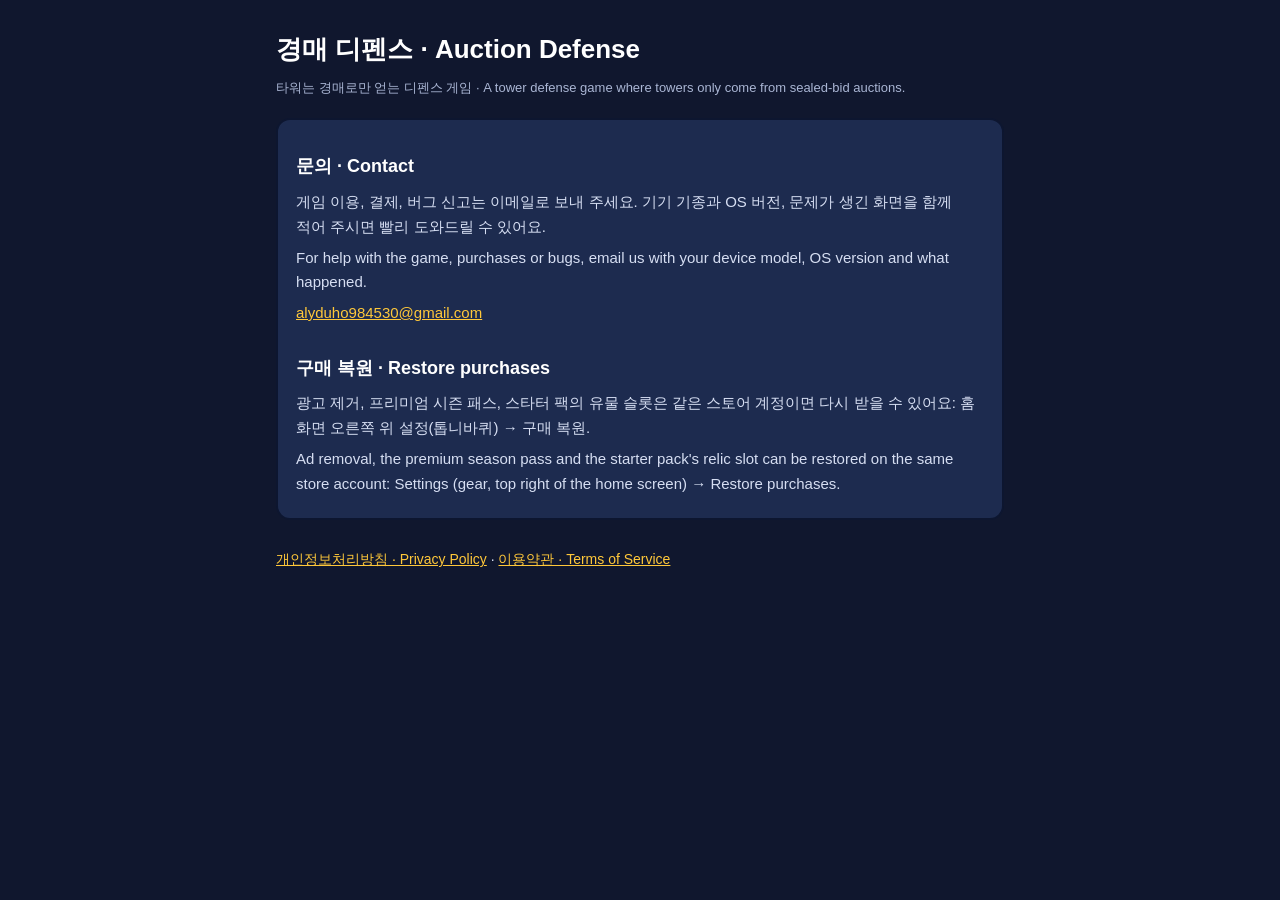
<file: index.html>
<!doctype html>
<html lang="ko"><head><meta charset="utf-8"><meta name="viewport" content="width=device-width,initial-scale=1">
<title>경매 디펜스 · Auction Defense — 지원</title><link rel="stylesheet" href="style.css"></head>
<body><main>
<h1>경매 디펜스 · Auction Defense</h1>
<p class="meta">타워는 경매로만 얻는 디펜스 게임 · A tower defense game where towers only come from sealed-bid auctions.</p>
<section>
<h2>문의 · Contact</h2>
<p>게임 이용, 결제, 버그 신고는 이메일로 보내 주세요. 기기 기종과 OS 버전, 문제가 생긴 화면을 함께 적어 주시면 빨리 도와드릴 수 있어요.</p>
<p>For help with the game, purchases or bugs, email us with your device model, OS version and what happened.</p>
<p><a href="mailto:alyduho984530@gmail.com">alyduho984530@gmail.com</a></p>
<h2>구매 복원 · Restore purchases</h2>
<p>광고 제거, 프리미엄 시즌 패스, 스타터 팩의 유물 슬롯은 같은 스토어 계정이면 다시 받을 수 있어요: 홈 화면 오른쪽 위 설정(톱니바퀴) → 구매 복원.</p>
<p>Ad removal, the premium season pass and the starter pack's relic slot can be restored on the same store account: Settings (gear, top right of the home screen) → Restore purchases.</p>
</section>
<nav><a href="privacy.html">개인정보처리방침 · Privacy Policy</a> · <a href="terms.html">이용약관 · Terms of Service</a></nav>
</main></body></html>
</file>
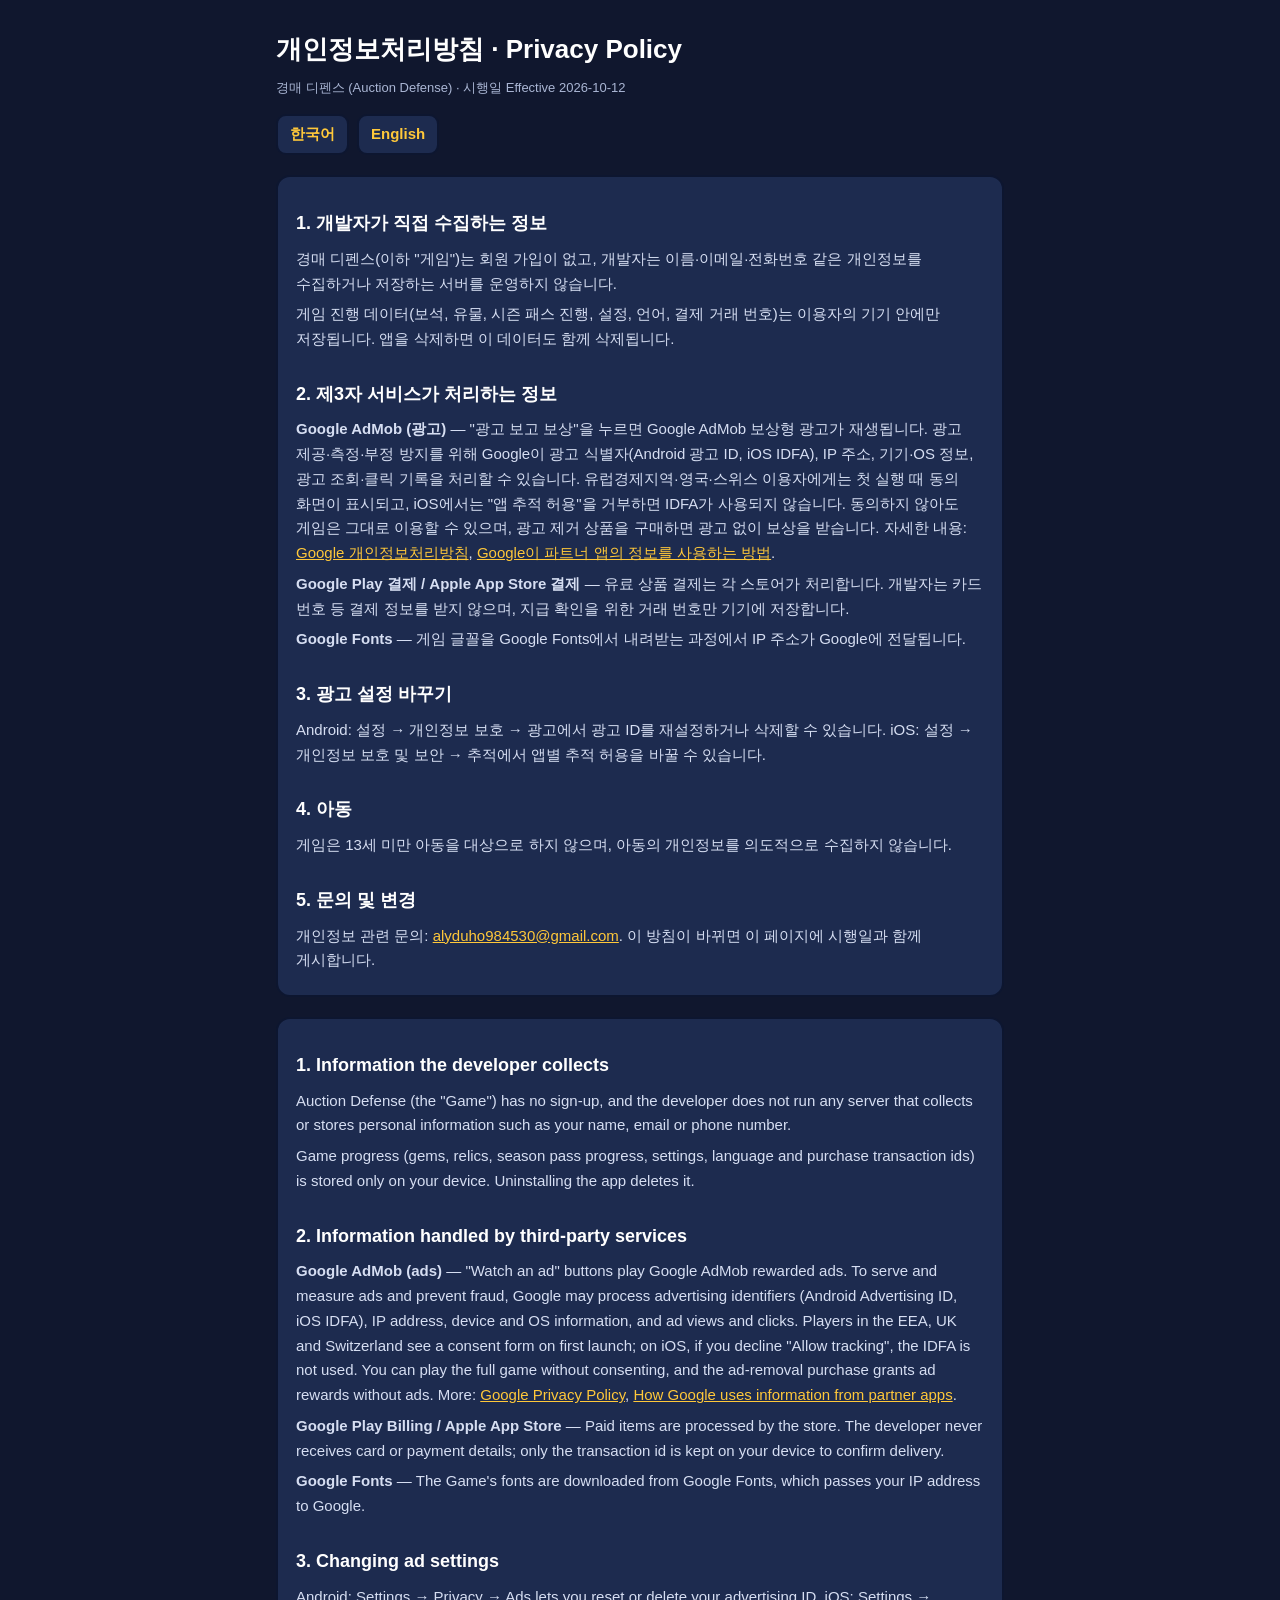
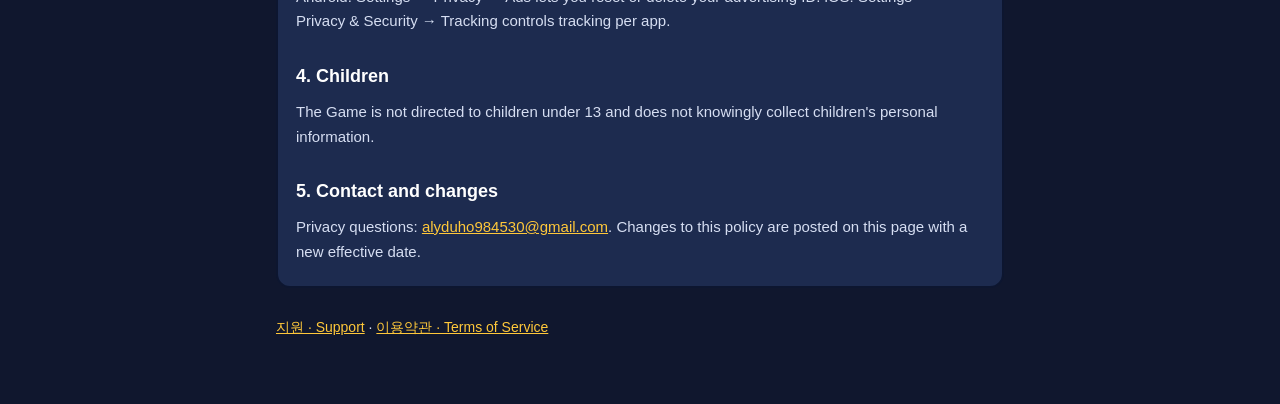
<file: privacy.html>
<!doctype html>
<html lang="ko"><head><meta charset="utf-8"><meta name="viewport" content="width=device-width,initial-scale=1">
<title>개인정보처리방침 · Privacy Policy — 경매 디펜스</title><link rel="stylesheet" href="style.css"></head>
<body><main>
<h1>개인정보처리방침 · Privacy Policy</h1>
<p class="meta">경매 디펜스 (Auction Defense) · 시행일 Effective 2026-10-12</p>
<div class="lang"><a href="#ko">한국어</a><a href="#en">English</a></div>

<section id="ko">
<h2>1. 개발자가 직접 수집하는 정보</h2>
<p>경매 디펜스(이하 "게임")는 회원 가입이 없고, 개발자는 이름·이메일·전화번호 같은 개인정보를 수집하거나 저장하는 서버를 운영하지 않습니다.</p>
<p>게임 진행 데이터(보석, 유물, 시즌 패스 진행, 설정, 언어, 결제 거래 번호)는 이용자의 기기 안에만 저장됩니다. 앱을 삭제하면 이 데이터도 함께 삭제됩니다.</p>

<h2>2. 제3자 서비스가 처리하는 정보</h2>
<p><b>Google AdMob (광고)</b> — "광고 보고 보상"을 누르면 Google AdMob 보상형 광고가 재생됩니다. 광고 제공·측정·부정 방지를 위해 Google이 광고 식별자(Android 광고 ID, iOS IDFA), IP 주소, 기기·OS 정보, 광고 조회·클릭 기록을 처리할 수 있습니다. 유럽경제지역·영국·스위스 이용자에게는 첫 실행 때 동의 화면이 표시되고, iOS에서는 "앱 추적 허용"을 거부하면 IDFA가 사용되지 않습니다. 동의하지 않아도 게임은 그대로 이용할 수 있으며, 광고 제거 상품을 구매하면 광고 없이 보상을 받습니다. 자세한 내용: <a href="https://policies.google.com/privacy">Google 개인정보처리방침</a>, <a href="https://policies.google.com/technologies/partner-sites">Google이 파트너 앱의 정보를 사용하는 방법</a>.</p>
<p><b>Google Play 결제 / Apple App Store 결제</b> — 유료 상품 결제는 각 스토어가 처리합니다. 개발자는 카드 번호 등 결제 정보를 받지 않으며, 지급 확인을 위한 거래 번호만 기기에 저장합니다.</p>
<p><b>Google Fonts</b> — 게임 글꼴을 Google Fonts에서 내려받는 과정에서 IP 주소가 Google에 전달됩니다.</p>

<h2>3. 광고 설정 바꾸기</h2>
<p>Android: 설정 → 개인정보 보호 → 광고에서 광고 ID를 재설정하거나 삭제할 수 있습니다. iOS: 설정 → 개인정보 보호 및 보안 → 추적에서 앱별 추적 허용을 바꿀 수 있습니다.</p>

<h2>4. 아동</h2>
<p>게임은 13세 미만 아동을 대상으로 하지 않으며, 아동의 개인정보를 의도적으로 수집하지 않습니다.</p>

<h2>5. 문의 및 변경</h2>
<p>개인정보 관련 문의: <a href="mailto:alyduho984530@gmail.com">alyduho984530@gmail.com</a>. 이 방침이 바뀌면 이 페이지에 시행일과 함께 게시합니다.</p>
</section>

<section id="en">
<h2>1. Information the developer collects</h2>
<p>Auction Defense (the "Game") has no sign-up, and the developer does not run any server that collects or stores personal information such as your name, email or phone number.</p>
<p>Game progress (gems, relics, season pass progress, settings, language and purchase transaction ids) is stored only on your device. Uninstalling the app deletes it.</p>

<h2>2. Information handled by third-party services</h2>
<p><b>Google AdMob (ads)</b> — "Watch an ad" buttons play Google AdMob rewarded ads. To serve and measure ads and prevent fraud, Google may process advertising identifiers (Android Advertising ID, iOS IDFA), IP address, device and OS information, and ad views and clicks. Players in the EEA, UK and Switzerland see a consent form on first launch; on iOS, if you decline "Allow tracking", the IDFA is not used. You can play the full game without consenting, and the ad-removal purchase grants ad rewards without ads. More: <a href="https://policies.google.com/privacy">Google Privacy Policy</a>, <a href="https://policies.google.com/technologies/partner-sites">How Google uses information from partner apps</a>.</p>
<p><b>Google Play Billing / Apple App Store</b> — Paid items are processed by the store. The developer never receives card or payment details; only the transaction id is kept on your device to confirm delivery.</p>
<p><b>Google Fonts</b> — The Game's fonts are downloaded from Google Fonts, which passes your IP address to Google.</p>

<h2>3. Changing ad settings</h2>
<p>Android: Settings → Privacy → Ads lets you reset or delete your advertising ID. iOS: Settings → Privacy &amp; Security → Tracking controls tracking per app.</p>

<h2>4. Children</h2>
<p>The Game is not directed to children under 13 and does not knowingly collect children's personal information.</p>

<h2>5. Contact and changes</h2>
<p>Privacy questions: <a href="mailto:alyduho984530@gmail.com">alyduho984530@gmail.com</a>. Changes to this policy are posted on this page with a new effective date.</p>
</section>
<nav><a href="index.html">지원 · Support</a> · <a href="terms.html">이용약관 · Terms of Service</a></nav>
</main></body></html>
</file>
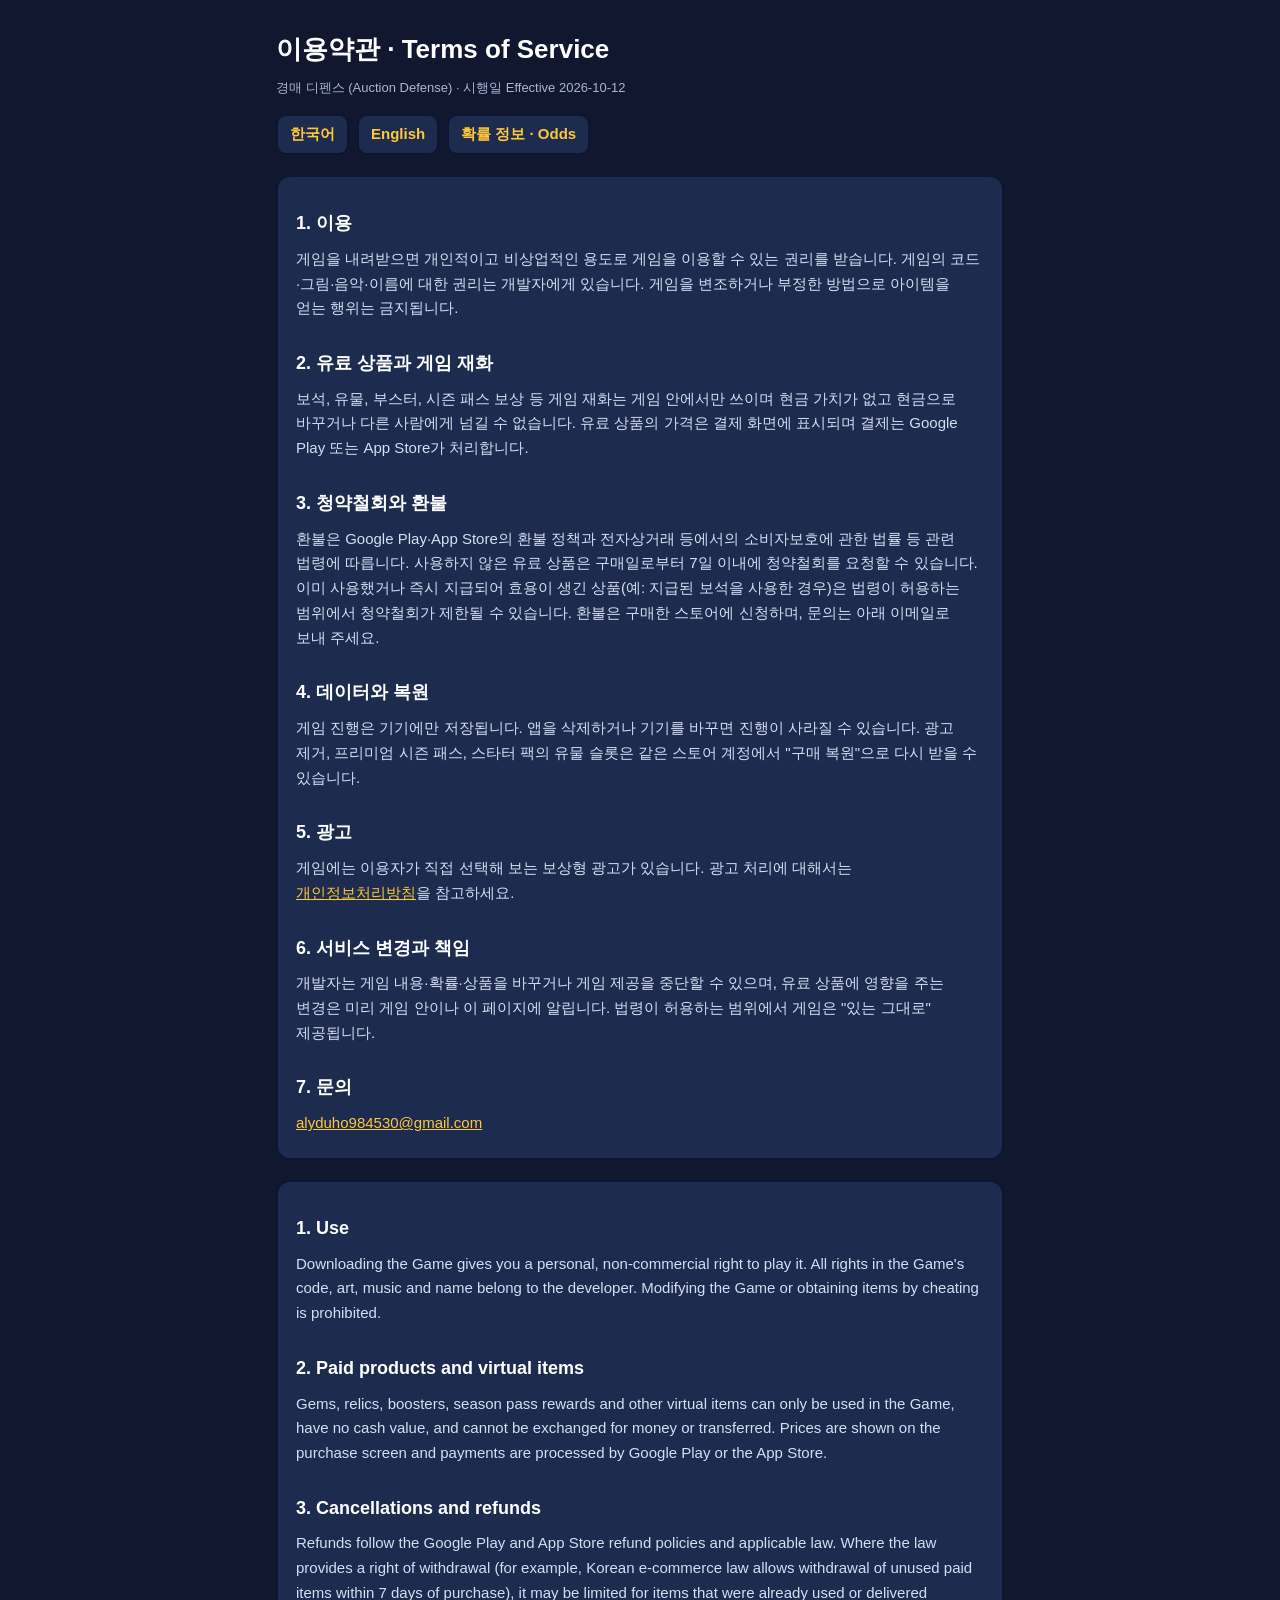
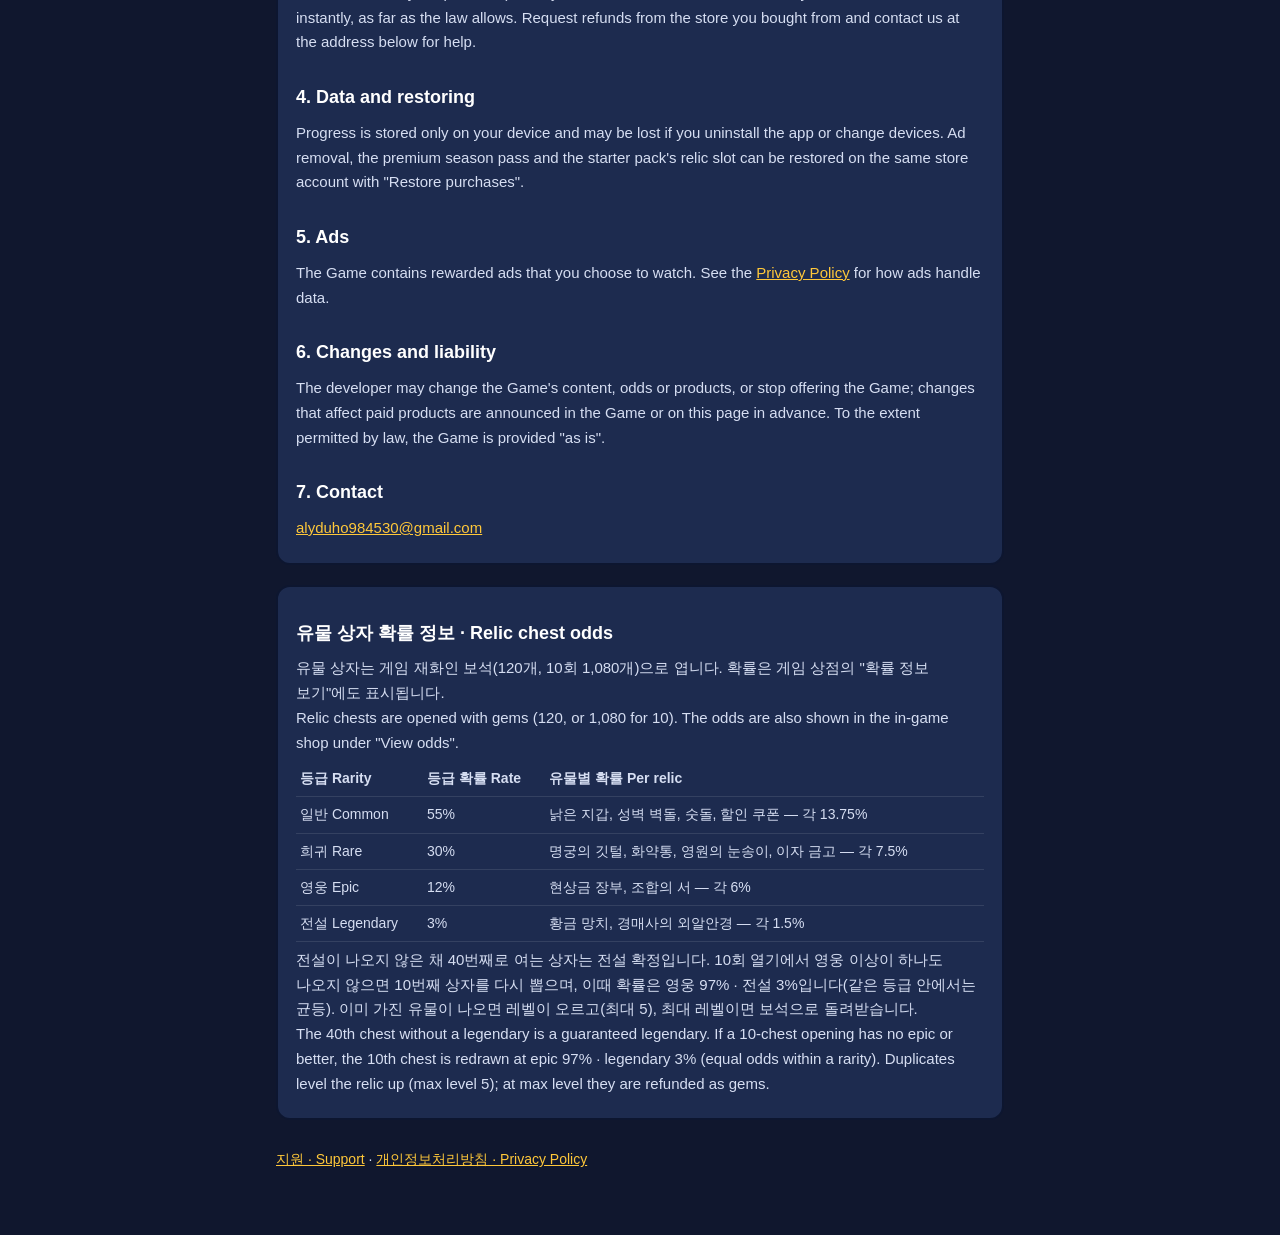
<file: terms.html>
<!doctype html>
<html lang="ko"><head><meta charset="utf-8"><meta name="viewport" content="width=device-width,initial-scale=1">
<title>이용약관 · Terms of Service — 경매 디펜스</title><link rel="stylesheet" href="style.css"></head>
<body><main>
<h1>이용약관 · Terms of Service</h1>
<p class="meta">경매 디펜스 (Auction Defense) · 시행일 Effective 2026-10-12</p>
<div class="lang"><a href="#ko">한국어</a><a href="#en">English</a><a href="#odds">확률 정보 · Odds</a></div>

<section id="ko">
<h2>1. 이용</h2>
<p>게임을 내려받으면 개인적이고 비상업적인 용도로 게임을 이용할 수 있는 권리를 받습니다. 게임의 코드·그림·음악·이름에 대한 권리는 개발자에게 있습니다. 게임을 변조하거나 부정한 방법으로 아이템을 얻는 행위는 금지됩니다.</p>
<h2>2. 유료 상품과 게임 재화</h2>
<p>보석, 유물, 부스터, 시즌 패스 보상 등 게임 재화는 게임 안에서만 쓰이며 현금 가치가 없고 현금으로 바꾸거나 다른 사람에게 넘길 수 없습니다. 유료 상품의 가격은 결제 화면에 표시되며 결제는 Google Play 또는 App Store가 처리합니다.</p>
<h2>3. 청약철회와 환불</h2>
<p>환불은 Google Play·App Store의 환불 정책과 전자상거래 등에서의 소비자보호에 관한 법률 등 관련 법령에 따릅니다. 사용하지 않은 유료 상품은 구매일로부터 7일 이내에 청약철회를 요청할 수 있습니다. 이미 사용했거나 즉시 지급되어 효용이 생긴 상품(예: 지급된 보석을 사용한 경우)은 법령이 허용하는 범위에서 청약철회가 제한될 수 있습니다. 환불은 구매한 스토어에 신청하며, 문의는 아래 이메일로 보내 주세요.</p>
<h2>4. 데이터와 복원</h2>
<p>게임 진행은 기기에만 저장됩니다. 앱을 삭제하거나 기기를 바꾸면 진행이 사라질 수 있습니다. 광고 제거, 프리미엄 시즌 패스, 스타터 팩의 유물 슬롯은 같은 스토어 계정에서 "구매 복원"으로 다시 받을 수 있습니다.</p>
<h2>5. 광고</h2>
<p>게임에는 이용자가 직접 선택해 보는 보상형 광고가 있습니다. 광고 처리에 대해서는 <a href="privacy.html">개인정보처리방침</a>을 참고하세요.</p>
<h2>6. 서비스 변경과 책임</h2>
<p>개발자는 게임 내용·확률·상품을 바꾸거나 게임 제공을 중단할 수 있으며, 유료 상품에 영향을 주는 변경은 미리 게임 안이나 이 페이지에 알립니다. 법령이 허용하는 범위에서 게임은 "있는 그대로" 제공됩니다.</p>
<h2>7. 문의</h2>
<p><a href="mailto:alyduho984530@gmail.com">alyduho984530@gmail.com</a></p>
</section>

<section id="en">
<h2>1. Use</h2>
<p>Downloading the Game gives you a personal, non-commercial right to play it. All rights in the Game's code, art, music and name belong to the developer. Modifying the Game or obtaining items by cheating is prohibited.</p>
<h2>2. Paid products and virtual items</h2>
<p>Gems, relics, boosters, season pass rewards and other virtual items can only be used in the Game, have no cash value, and cannot be exchanged for money or transferred. Prices are shown on the purchase screen and payments are processed by Google Play or the App Store.</p>
<h2>3. Cancellations and refunds</h2>
<p>Refunds follow the Google Play and App Store refund policies and applicable law. Where the law provides a right of withdrawal (for example, Korean e-commerce law allows withdrawal of unused paid items within 7 days of purchase), it may be limited for items that were already used or delivered instantly, as far as the law allows. Request refunds from the store you bought from and contact us at the address below for help.</p>
<h2>4. Data and restoring</h2>
<p>Progress is stored only on your device and may be lost if you uninstall the app or change devices. Ad removal, the premium season pass and the starter pack's relic slot can be restored on the same store account with "Restore purchases".</p>
<h2>5. Ads</h2>
<p>The Game contains rewarded ads that you choose to watch. See the <a href="privacy.html">Privacy Policy</a> for how ads handle data.</p>
<h2>6. Changes and liability</h2>
<p>The developer may change the Game's content, odds or products, or stop offering the Game; changes that affect paid products are announced in the Game or on this page in advance. To the extent permitted by law, the Game is provided "as is".</p>
<h2>7. Contact</h2>
<p><a href="mailto:alyduho984530@gmail.com">alyduho984530@gmail.com</a></p>
</section>

<section id="odds">
<h2>유물 상자 확률 정보 · Relic chest odds</h2>
<p>유물 상자는 게임 재화인 보석(120개, 10회 1,080개)으로 엽니다. 확률은 게임 상점의 "확률 정보 보기"에도 표시됩니다.<br>Relic chests are opened with gems (120, or 1,080 for 10). The odds are also shown in the in-game shop under "View odds".</p>
<table>
<tr><th>등급 Rarity</th><th>등급 확률 Rate</th><th>유물별 확률 Per relic</th></tr>
<tr><td>일반 Common</td><td>55%</td><td>낡은 지갑, 성벽 벽돌, 숫돌, 할인 쿠폰 — 각 13.75%</td></tr>
<tr><td>희귀 Rare</td><td>30%</td><td>명궁의 깃털, 화약통, 영원의 눈송이, 이자 금고 — 각 7.5%</td></tr>
<tr><td>영웅 Epic</td><td>12%</td><td>현상금 장부, 조합의 서 — 각 6%</td></tr>
<tr><td>전설 Legendary</td><td>3%</td><td>황금 망치, 경매사의 외알안경 — 각 1.5%</td></tr>
</table>
<p>전설이 나오지 않은 채 40번째로 여는 상자는 전설 확정입니다. 10회 열기에서 영웅 이상이 하나도 나오지 않으면 10번째 상자를 다시 뽑으며, 이때 확률은 영웅 97% · 전설 3%입니다(같은 등급 안에서는 균등). 이미 가진 유물이 나오면 레벨이 오르고(최대 5), 최대 레벨이면 보석으로 돌려받습니다.<br>The 40th chest without a legendary is a guaranteed legendary. If a 10-chest opening has no epic or better, the 10th chest is redrawn at epic 97% · legendary 3% (equal odds within a rarity). Duplicates level the relic up (max level 5); at max level they are refunded as gems.</p>
</section>
<nav><a href="index.html">지원 · Support</a> · <a href="privacy.html">개인정보처리방침 · Privacy Policy</a></nav>
</main></body></html>
</file>
<file: style.css>
:root{--bg:#10172E;--panel:#1D2B4F;--edge:#0D1630;--text:#fff;--soft:#D6DEF2;--muted:#AAB6D4;--gold:#FFC83A}
*{box-sizing:border-box}
body{margin:0;background:var(--bg);color:var(--soft);font:15px/1.65 -apple-system,BlinkMacSystemFont,'Apple SD Gothic Neo','Noto Sans KR','Segoe UI',sans-serif;word-break:keep-all;overflow-wrap:break-word}
main{max-width:760px;margin:0 auto;padding:28px 16px 64px}
h1{color:var(--text);font-size:26px;margin:0 0 4px}
h2{color:var(--text);font-size:18px;margin:28px 0 8px}
p,li{margin:6px 0}
a{color:var(--gold)}
.meta{color:var(--muted);font-size:13px}
.lang{display:flex;gap:8px;margin:16px 0 8px}
.lang a{padding:6px 12px;border-radius:10px;background:var(--panel);border:2px solid var(--edge);text-decoration:none;font-weight:700}
section{background:var(--panel);border:2px solid var(--edge);border-radius:14px;padding:4px 18px 16px;margin-top:20px}
table{border-collapse:collapse;width:100%;font-size:14px}
td,th{border-bottom:1px solid rgba(255,255,255,.1);padding:6px 4px;text-align:start}
nav{margin-top:28px;font-size:14px}
</file>
